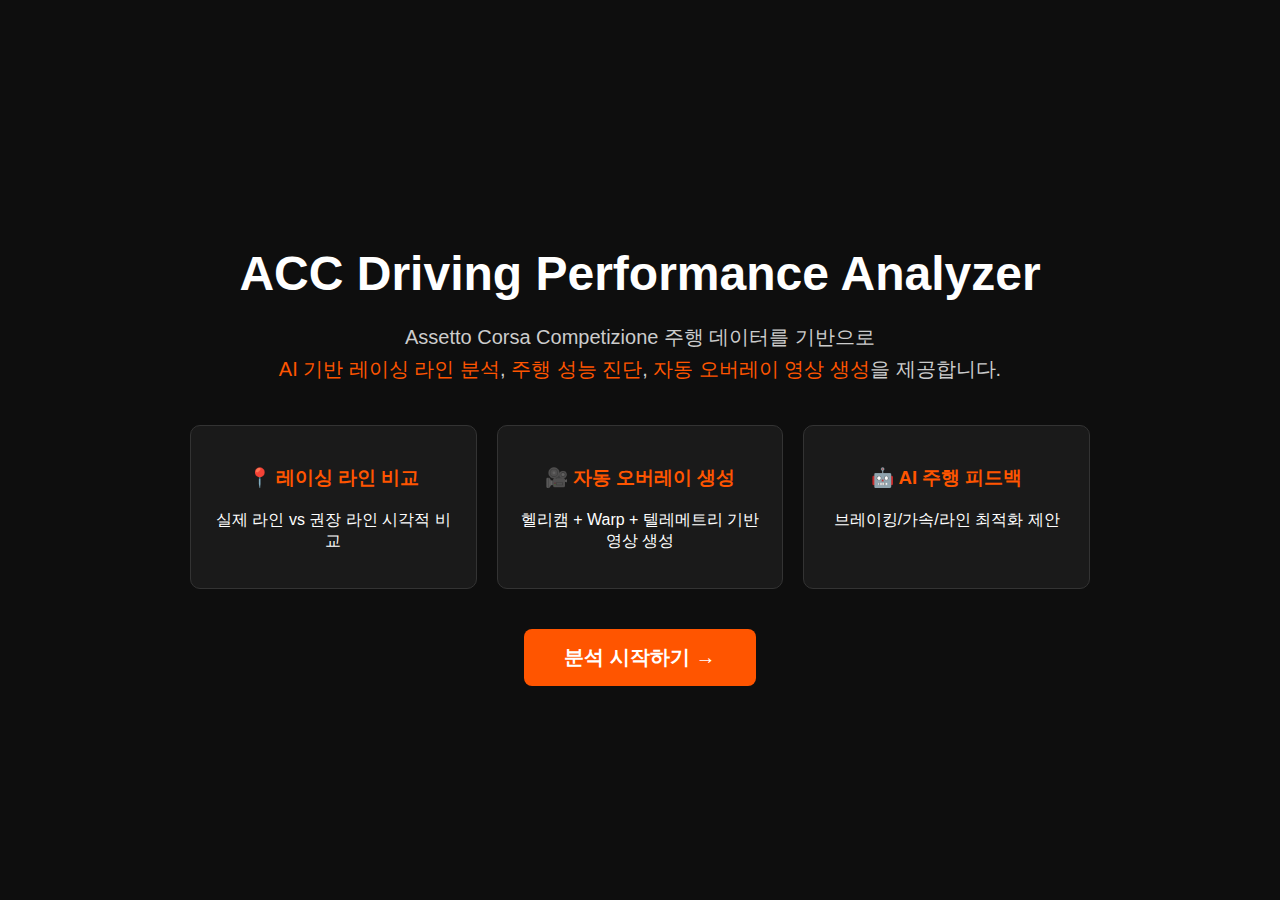
<file: templates/index.html>
<!DOCTYPE html>
<html lang="ko">
<head>
    <meta charset="UTF-8">
    <title>ACC Driving Performance Analyzer</title>
    <link rel="stylesheet" href="/static/css/style.css">
</head>

<body class="landing-body">

    <div class="landing-container">

        <h1 class="landing-title">ACC Driving Performance Analyzer</h1>

        <p class="landing-desc">
            Assetto Corsa Competizione 주행 데이터를 기반으로 <br>
            <span style="color:#ff5500;">AI 기반 레이싱 라인 분석</span>,
            <span style="color:#ff5500;">주행 성능 진단</span>,
            <span style="color:#ff5500;">자동 오버레이 영상 생성</span>을 제공합니다.
        </p>

        <div class="landing-features">
            <div class="feature-box">
                <h3>📍 레이싱 라인 비교</h3>
                <p>실제 라인 vs 권장 라인 시각적 비교</p>
            </div>
            <div class="feature-box">
                <h3>🎥 자동 오버레이 생성</h3>
                <p>헬리캠 + Warp + 텔레메트리 기반 영상 생성</p>
            </div>
            <div class="feature-box">
                <h3>🤖 AI 주행 피드백</h3>
                <p>브레이킹/가속/라인 최적화 제안</p>
            </div>
        </div>

        <a href="/analyze" class="landing-button">
            분석 시작하기 →
        </a>

    </div>

</body>
</html>
</file>
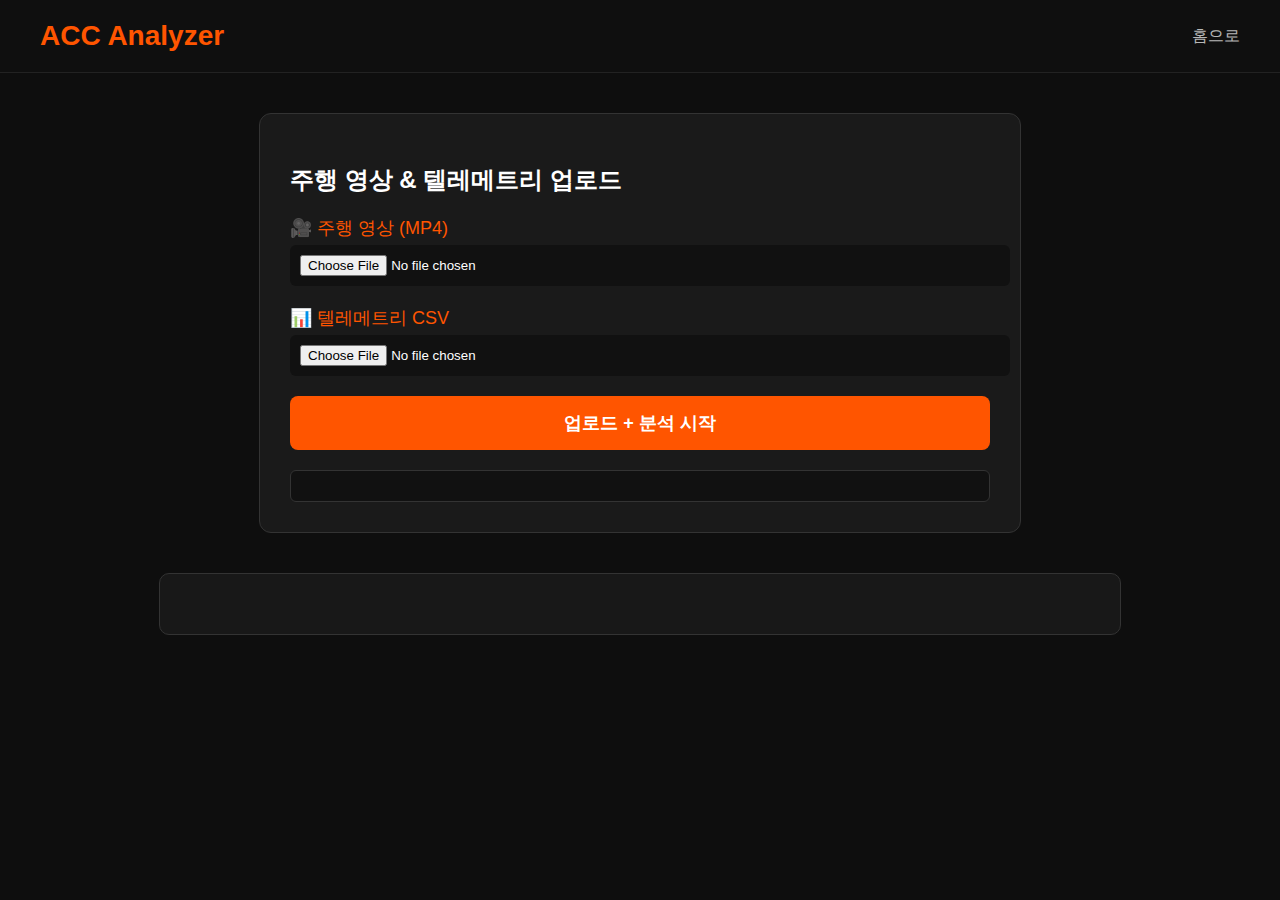
<file: templates/analyze.html>
<!DOCTYPE html>
<html lang="ko">
<head>
    <meta charset="UTF-8">
    <title>ACC Analyzer - 분석</title>
    <link rel="stylesheet" href="/static/css/style.css">
</head>

<body class="analyze-body">

    <div class="header">
        <h1>ACC Analyzer</h1>
        <a href="/" class="header-link">홈으로</a>
    </div>

    <div class="upload-section">

        <h2>주행 영상 & 텔레메트리 업로드</h2>

        <div class="file-input">
            <label>🎥 주행 영상 (MP4)</label>
            <input type="file" id="videoFile" accept="video/mp4">
        </div>

        <div class="file-input">
            <label>📊 텔레메트리 CSV</label>
            <input type="file" id="csvFile" accept=".csv">
        </div>

        <button id="uploadBtn" class="upload-button">업로드 + 분석 시작</button>

        <div id="statusBox" class="status-box"></div>

    </div>

    <div id="resultBox" class="result-box"></div>

    <script src="/static/js/app.js"></script>
</body>
</html>
</file>
<file: static/css/style.css>
/* ======================================== */
/* 기본 스타일 */
/* ======================================== */

body {
    margin: 0;
    font-family: 'Inter', 'Pretendard', sans-serif;
    background: #0e0e0e;
    color: white;
}

/* ======================================== */
/* 랜딩 페이지 */
/* ======================================== */

.landing-body {
    display:flex;
    justify-content:center;
    align-items:center;
    height:100vh;
}

.landing-container {
    text-align:center;
    max-width:900px;
    padding:40px;
}

.landing-title {
    font-size:48px;
    font-weight:800;
    color:#fff;
    margin-bottom:20px;
}

.landing-desc {
    font-size:20px;
    color:#ccc;
    margin-bottom:40px;
    line-height:1.6;
}

.landing-features {
    display:flex;
    justify-content:center;
    gap:20px;
    margin-bottom:40px;
}

.feature-box {
    background:#1a1a1a;
    padding:20px;
    width:250px;
    border-radius:10px;
    border:1px solid #333;
}
.feature-box h3 { color:#ff5500; }


.landing-button {
    display:inline-block;
    padding:15px 40px;
    font-size:20px;
    background:#ff5500;
    color:white;
    border-radius:8px;
    text-decoration:none;
    font-weight:700;
    transition:0.2s;
}
.landing-button:hover {
    background:#ff6a1a;
}


/* ======================================== */
/* 분석 페이지 */
/* ======================================== */

.header {
    display:flex;
    justify-content:space-between;
    align-items:center;
    padding:20px 40px;
    background:#0f0f0f;
    border-bottom:1px solid #222;
}

.header h1 {
    margin:0;
    font-size:28px;
    color:#ff5500;
}

.header-link {
    color:#fff;
    text-decoration:none;
    font-size:16px;
    opacity:0.7;
}
.header-link:hover {
    opacity:1;
}


.upload-section {
    max-width:700px;
    margin:40px auto;
    background:#1a1a1a;
    padding:30px;
    border-radius:12px;
    border:1px solid #333;
}

.file-input label {
    font-size:18px;
    display:block;
    margin-bottom:5px;
    color:#ff5500;
}
.file-input input {
    width:100%;
    padding:10px;
    border-radius:6px;
    border:0;
    margin-bottom:20px;
    background:#111;
    color:white;
}


.upload-button {
    width:100%;
    padding:15px;
    background:#ff5500;
    border:0;
    color:white;
    font-size:18px;
    border-radius:8px;
    cursor:pointer;
    font-weight:700;
    transition:0.2s;
}
.upload-button:hover {
    background:#ff6a1a;
}

.status-box {
    margin-top:20px;
    padding:15px;
    background:#111;
    border:1px solid #333;
    border-radius:6px;
    font-size:16px;
}

.result-box {
    max-width:900px;
    margin:40px auto;
    background:#181818;
    padding:30px;
    border-radius:10px;
    border:1px solid #333;
    white-space:pre-wrap;
}
</file>
